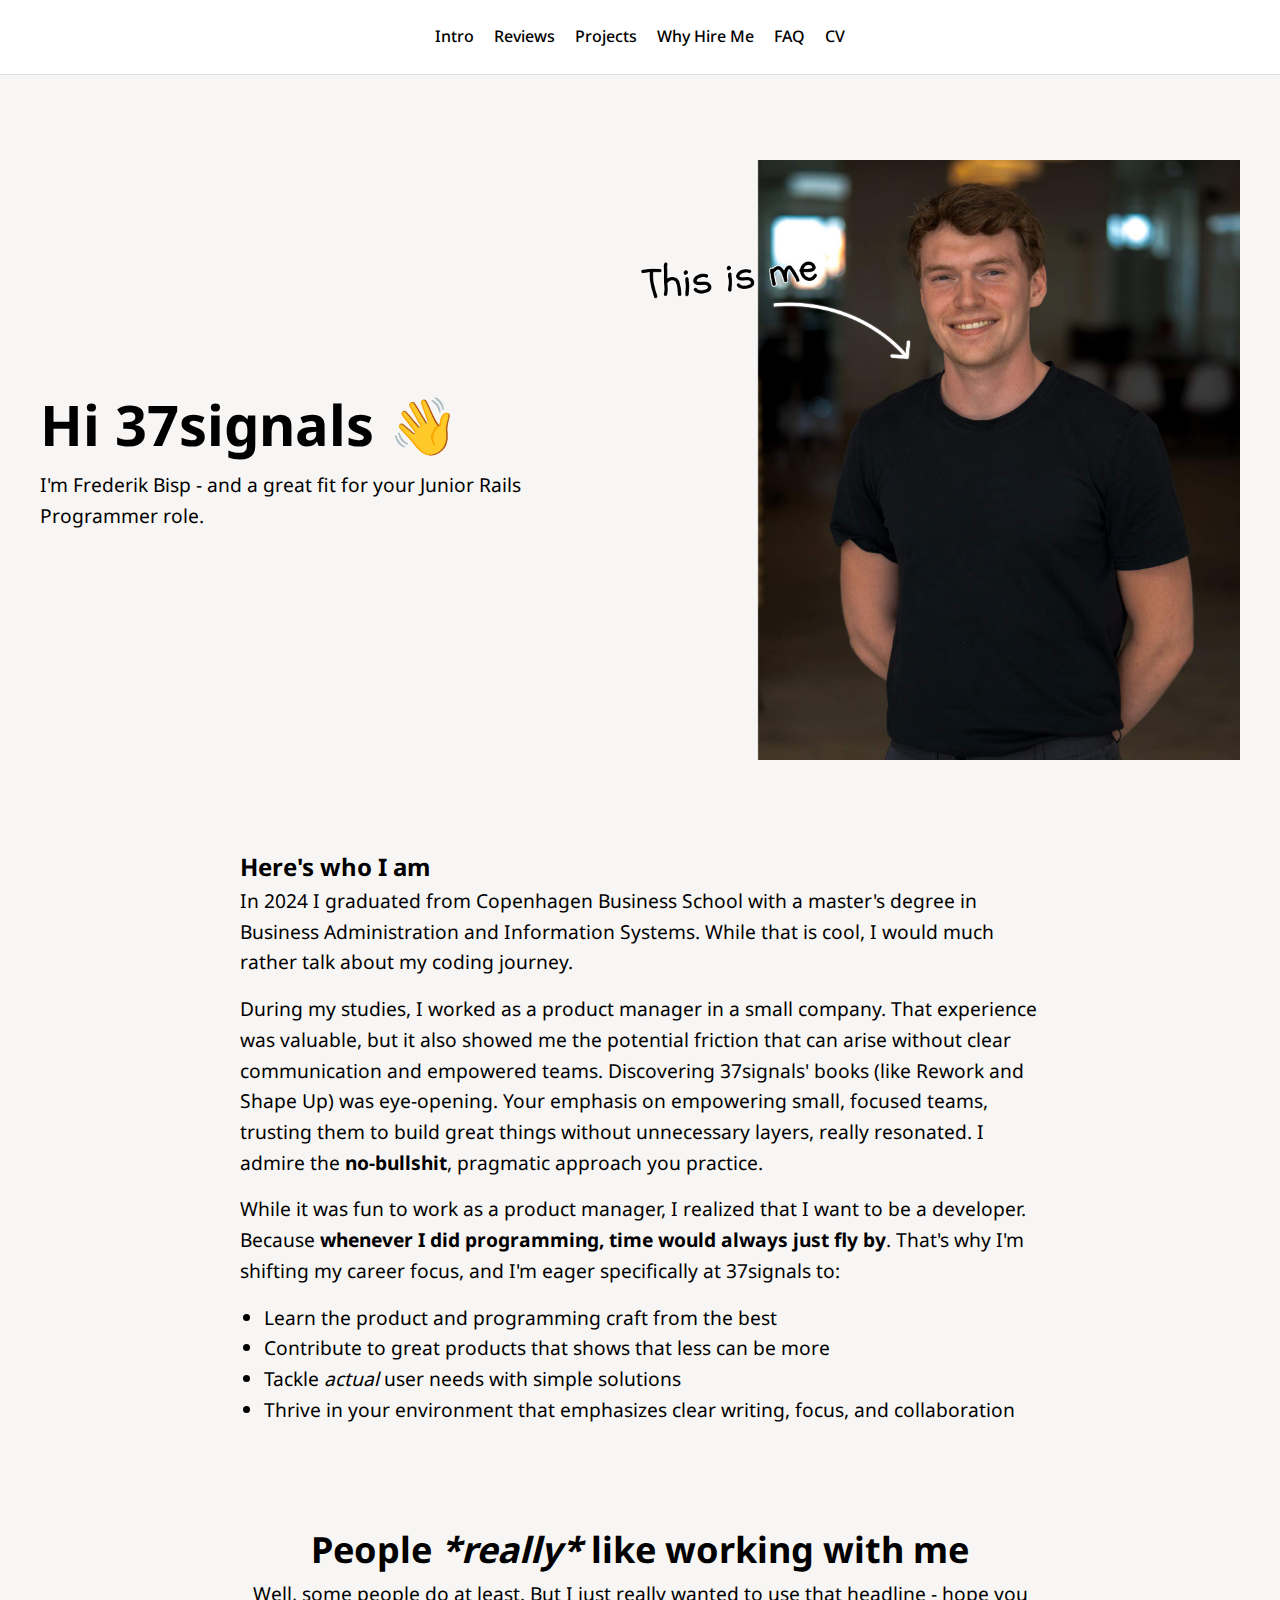
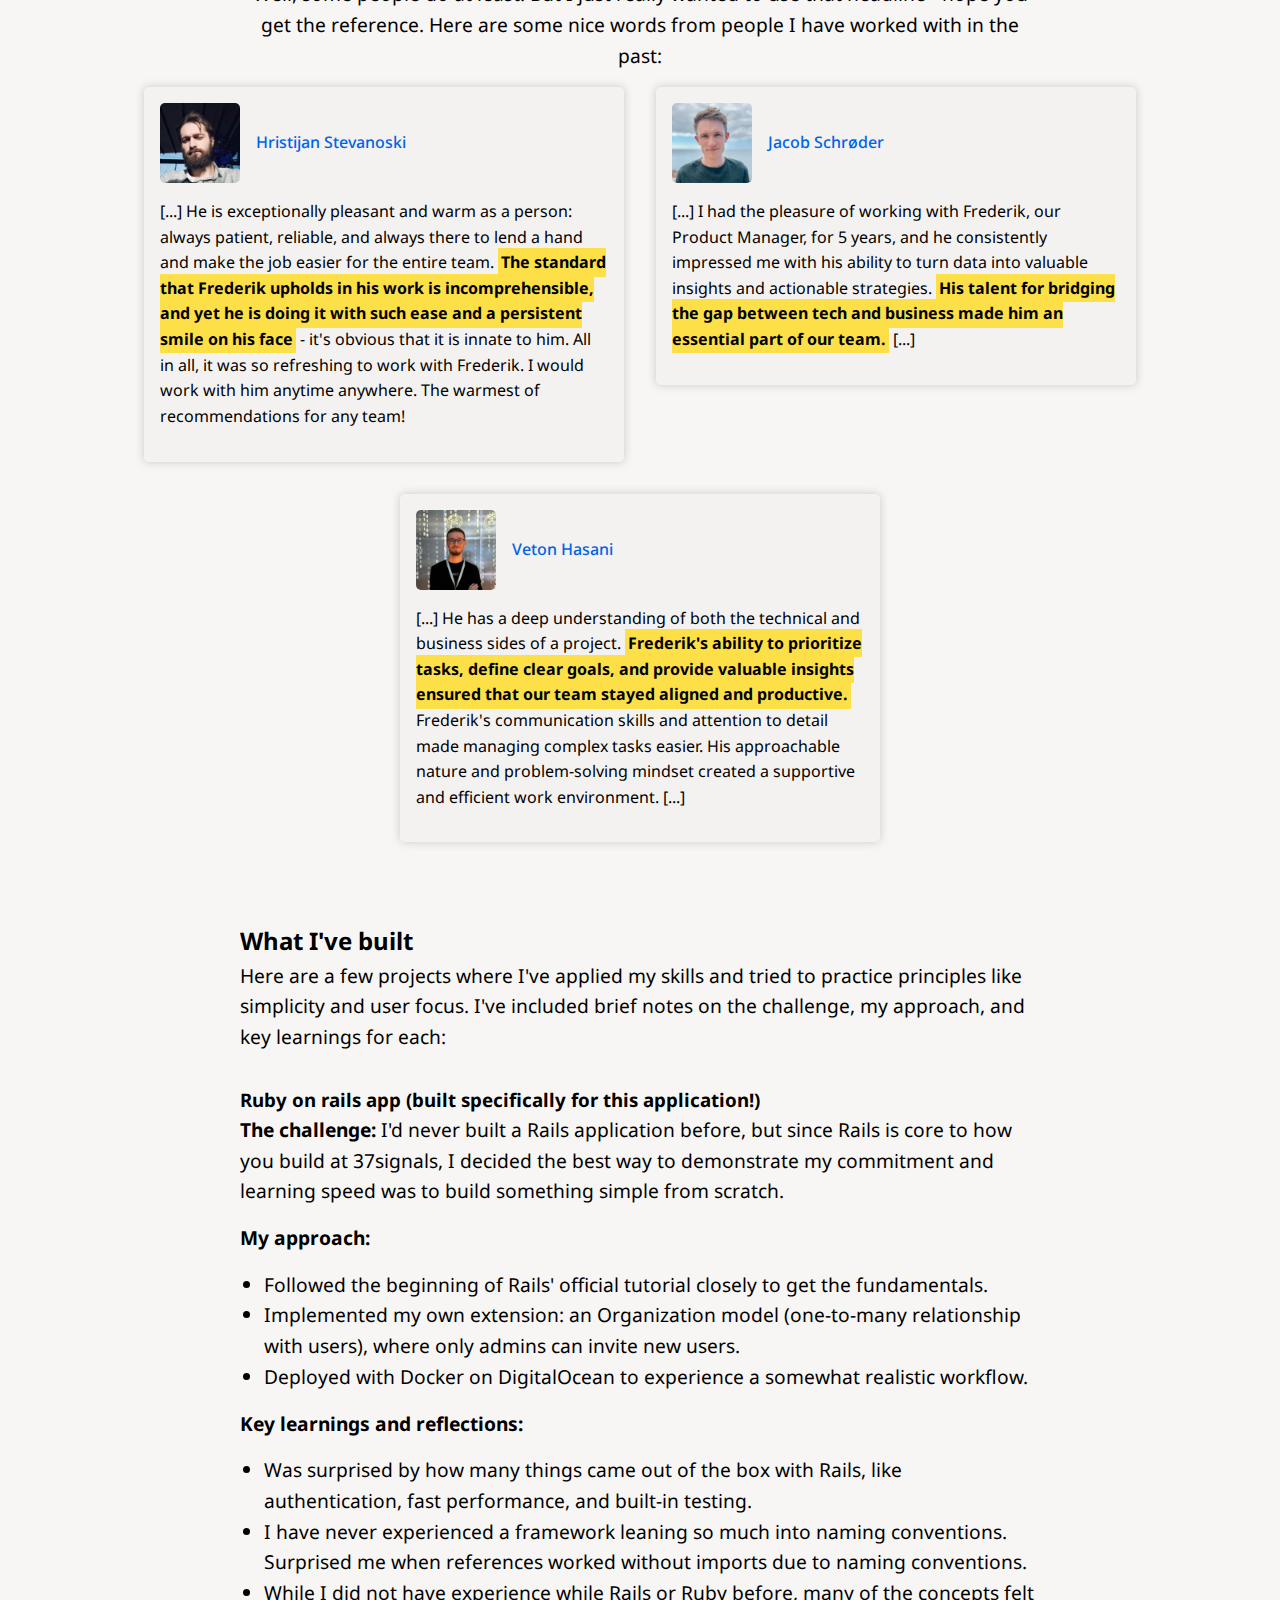
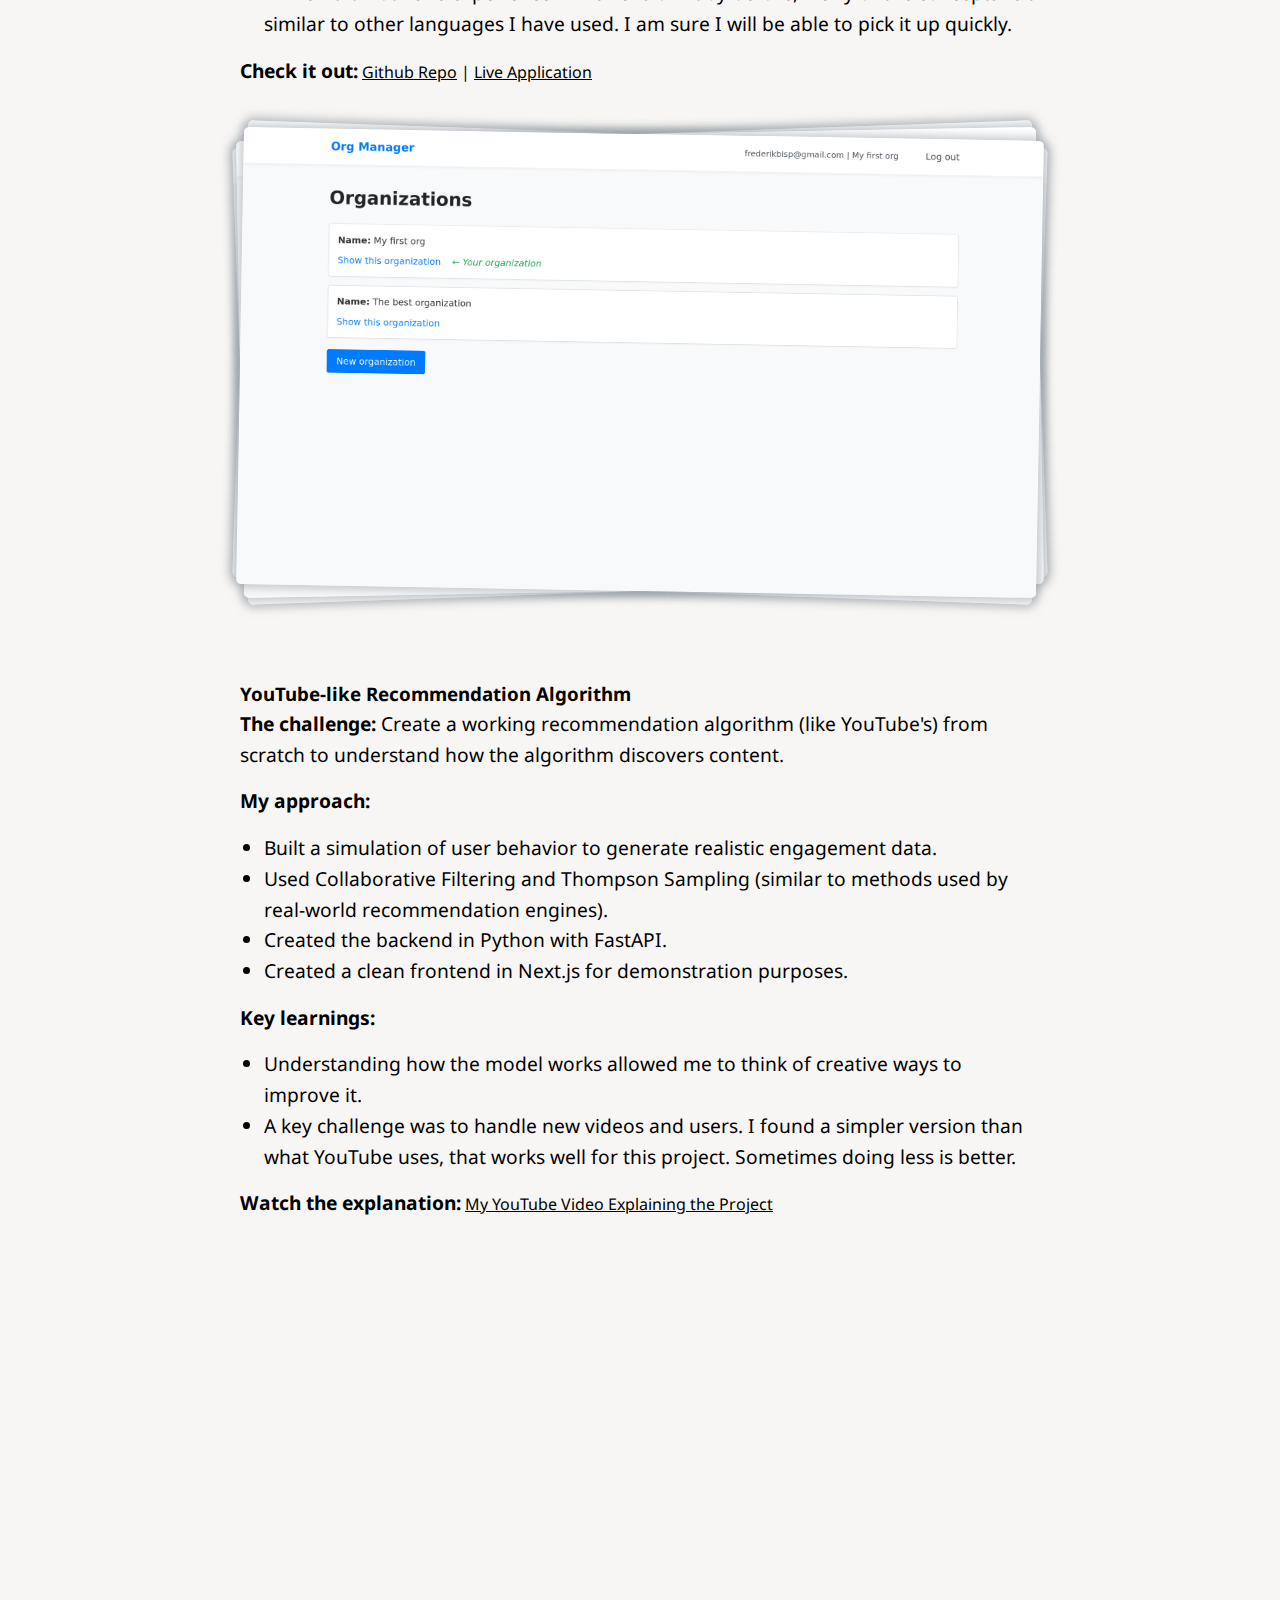
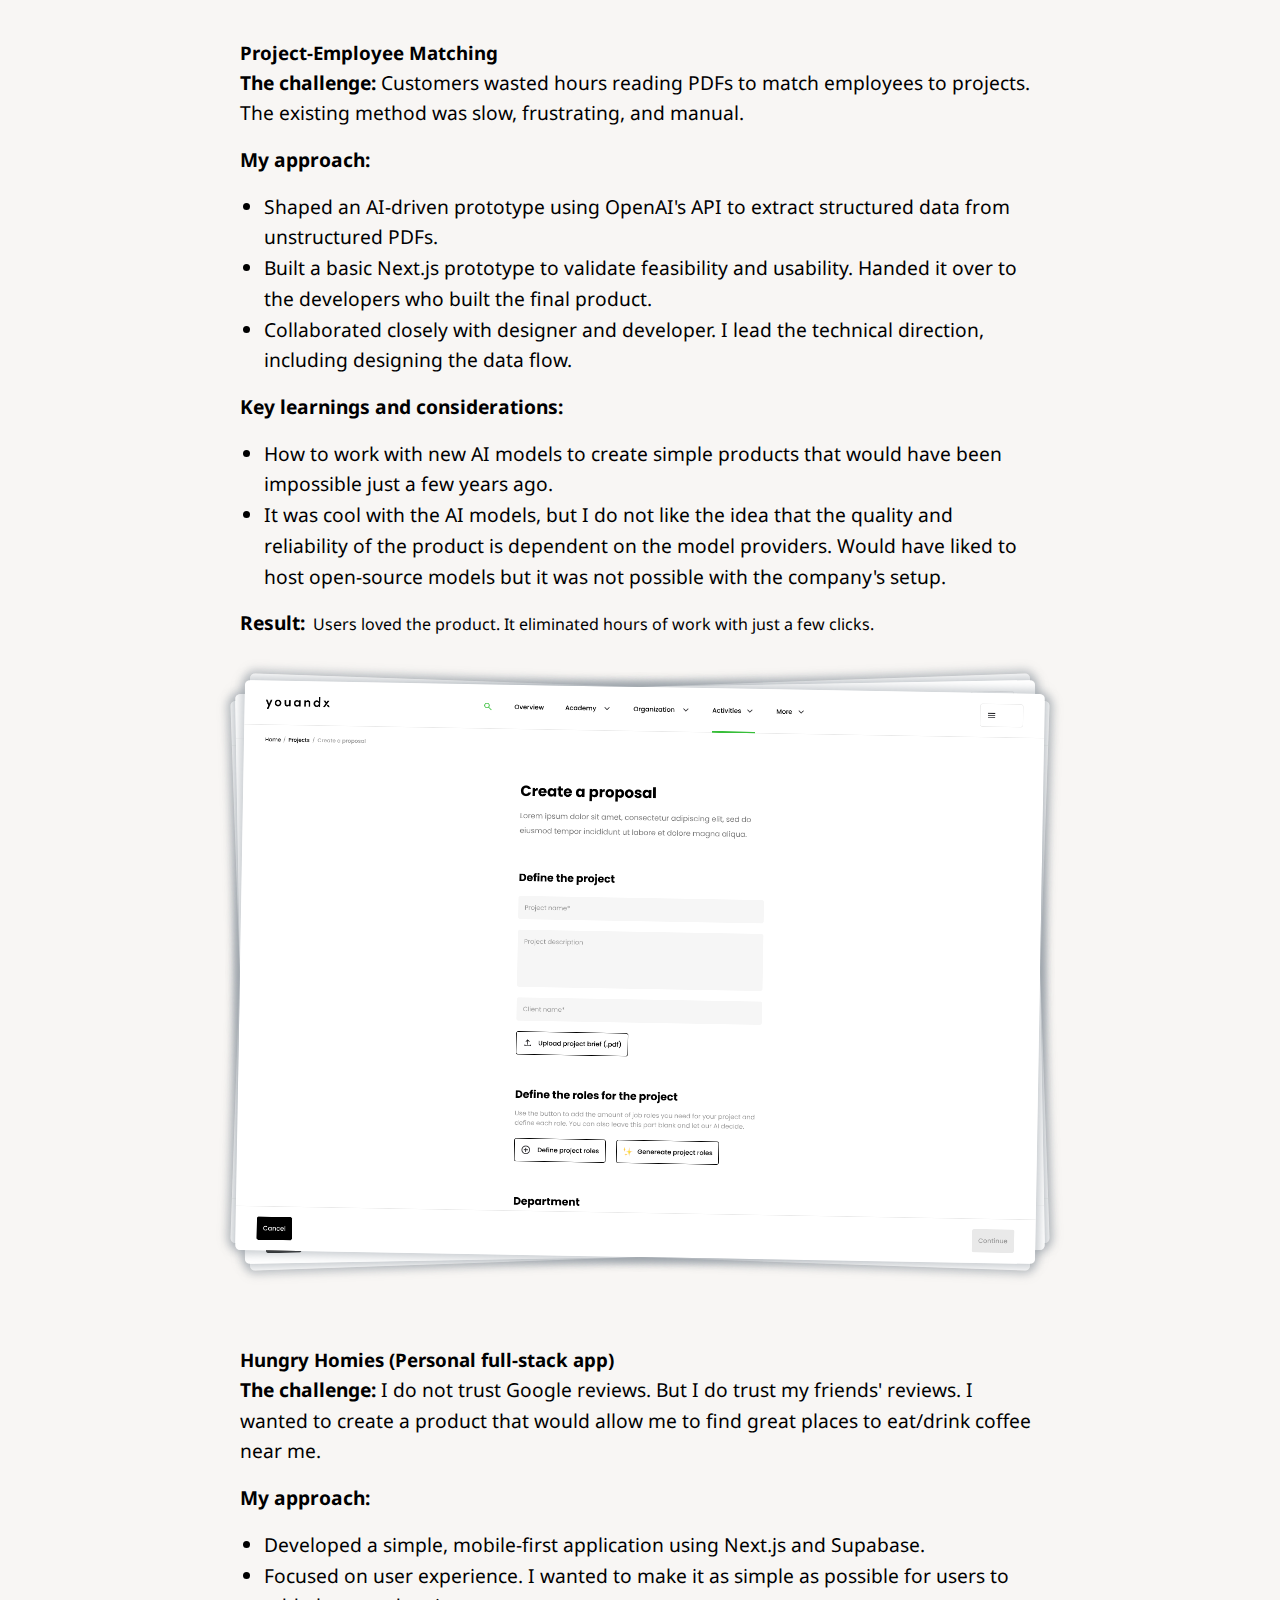
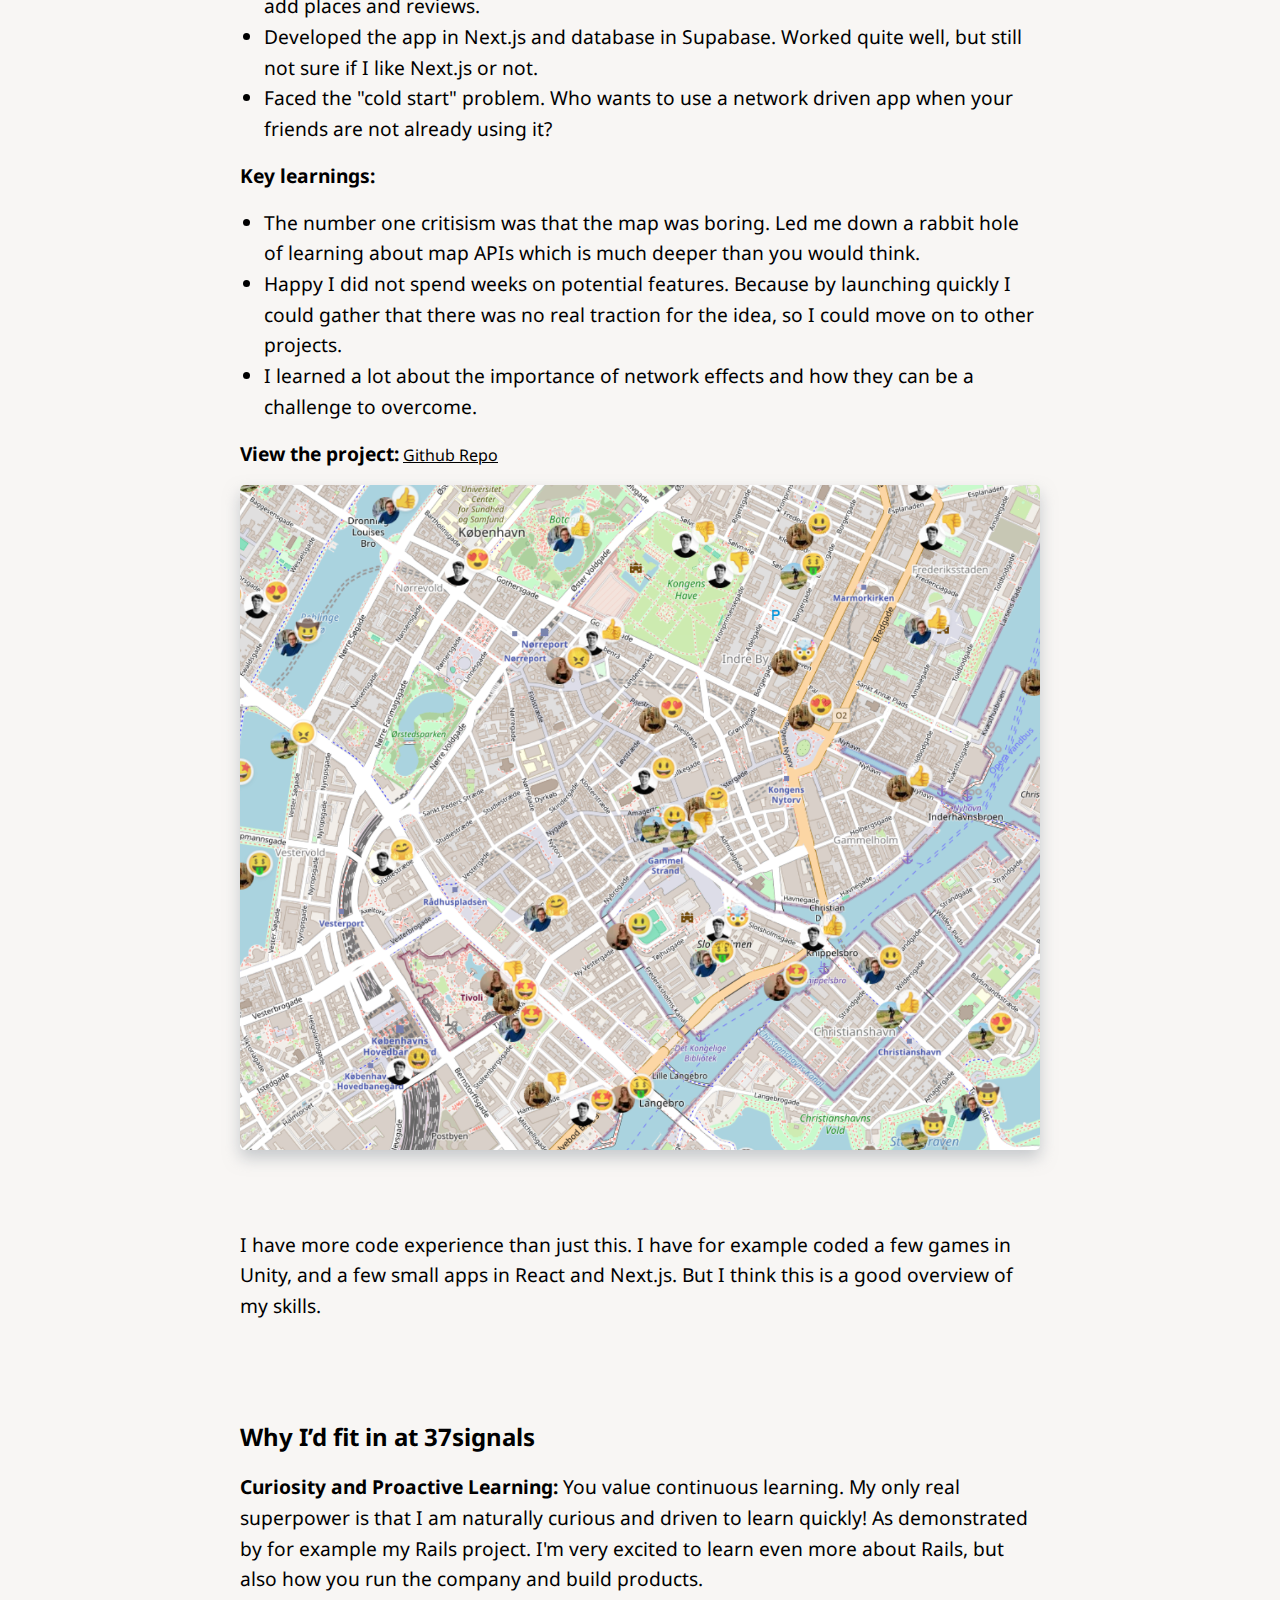
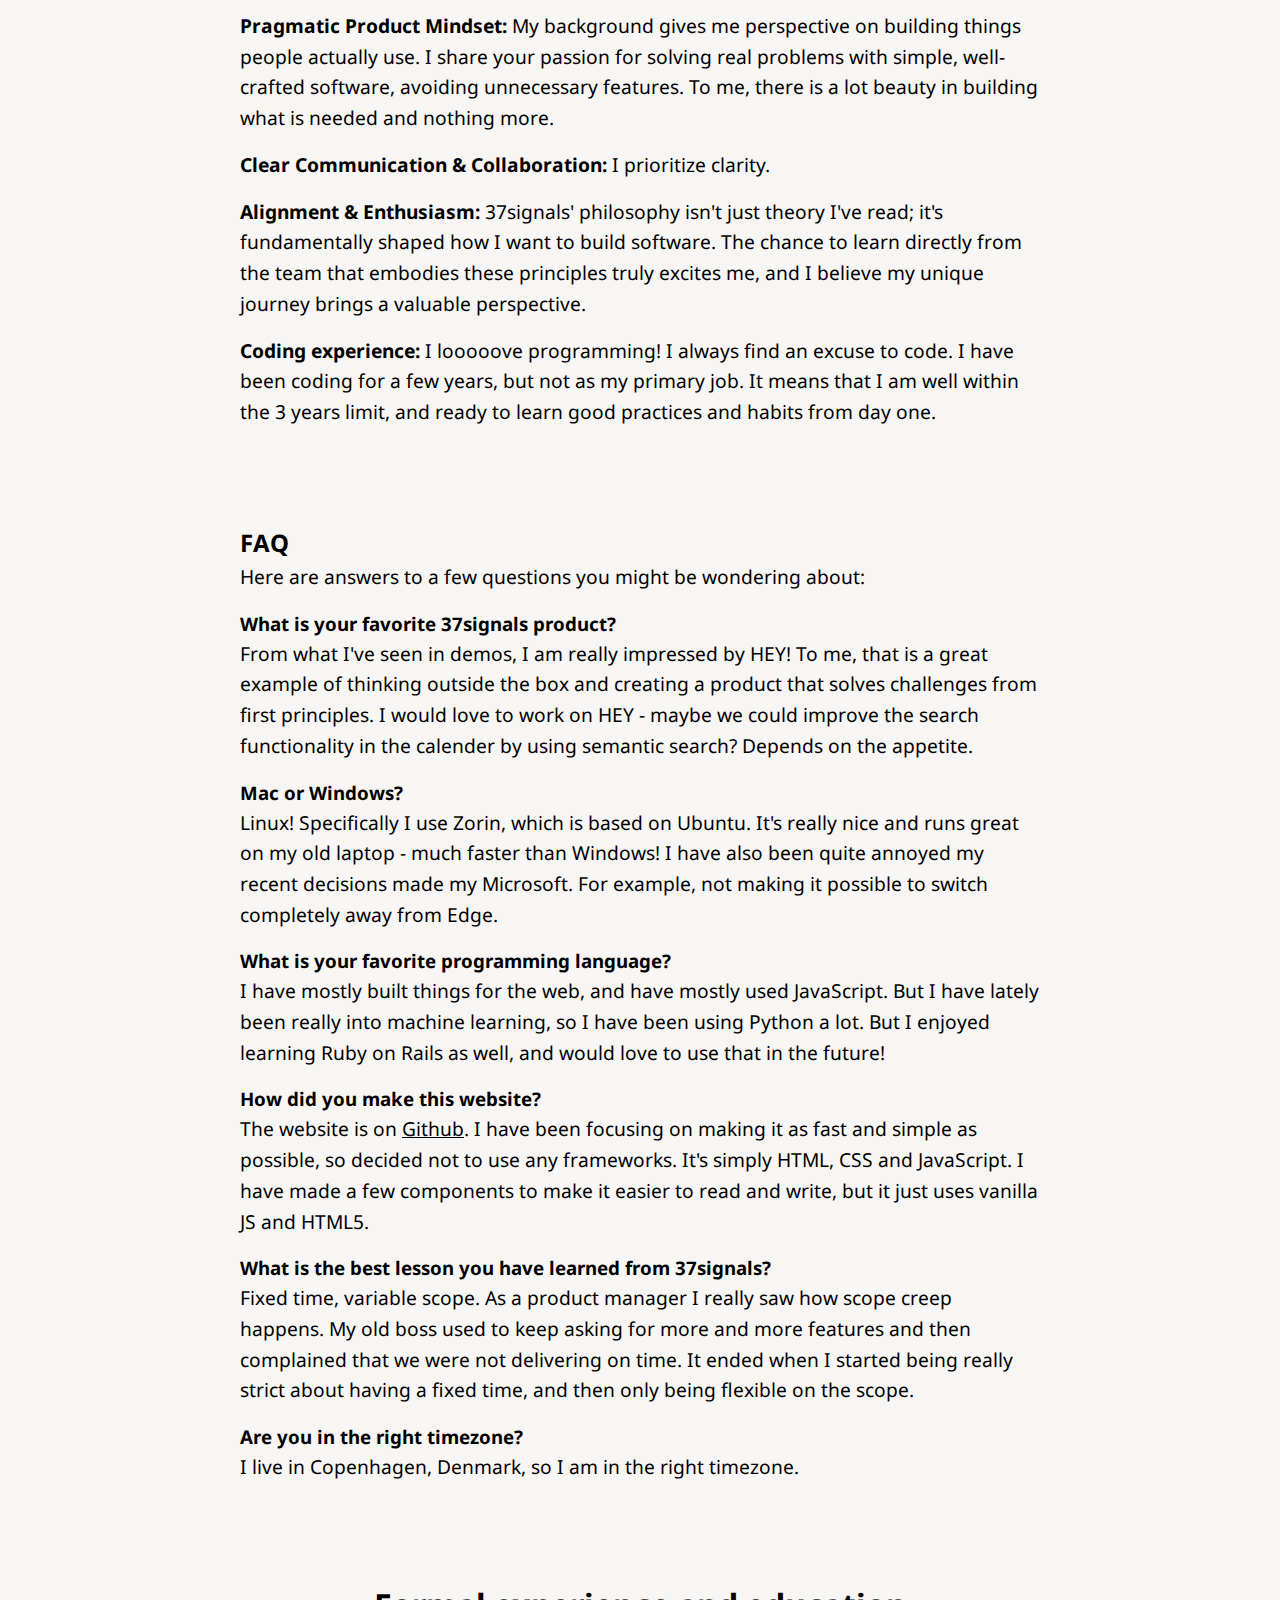
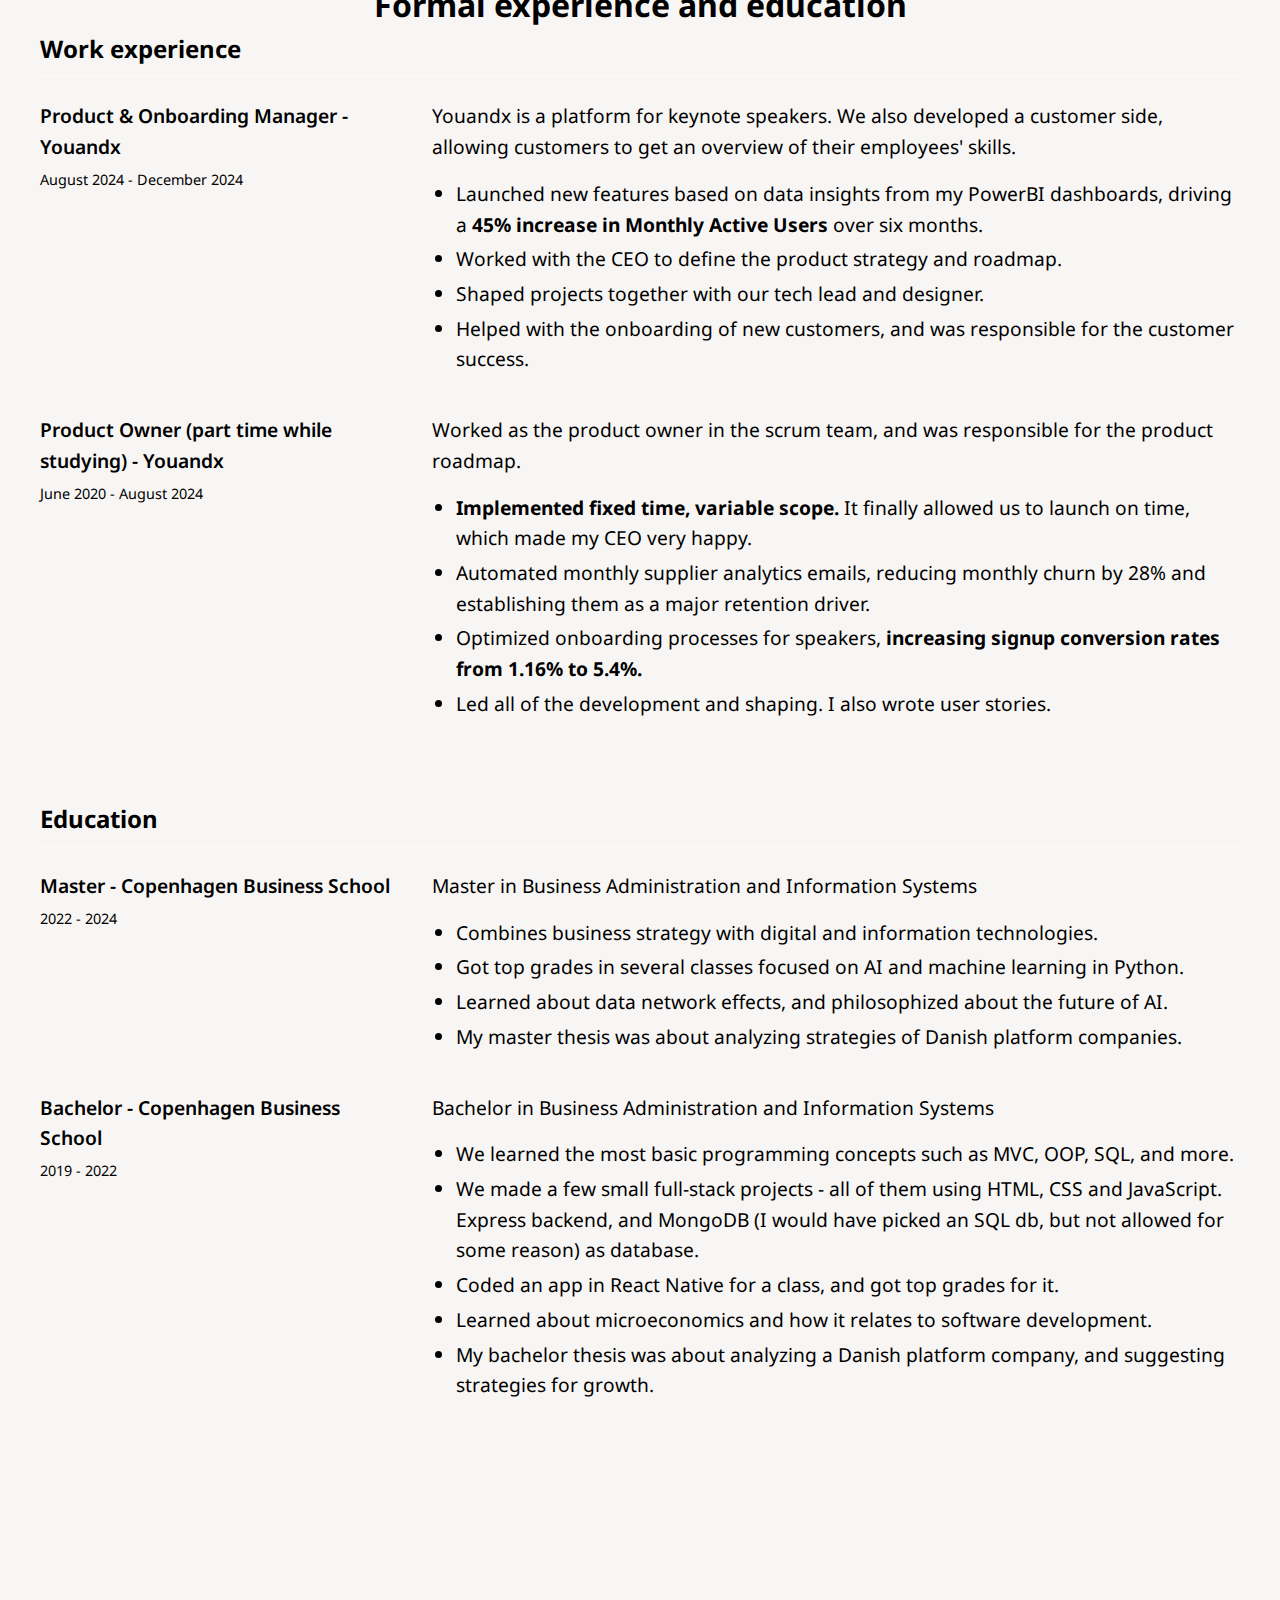
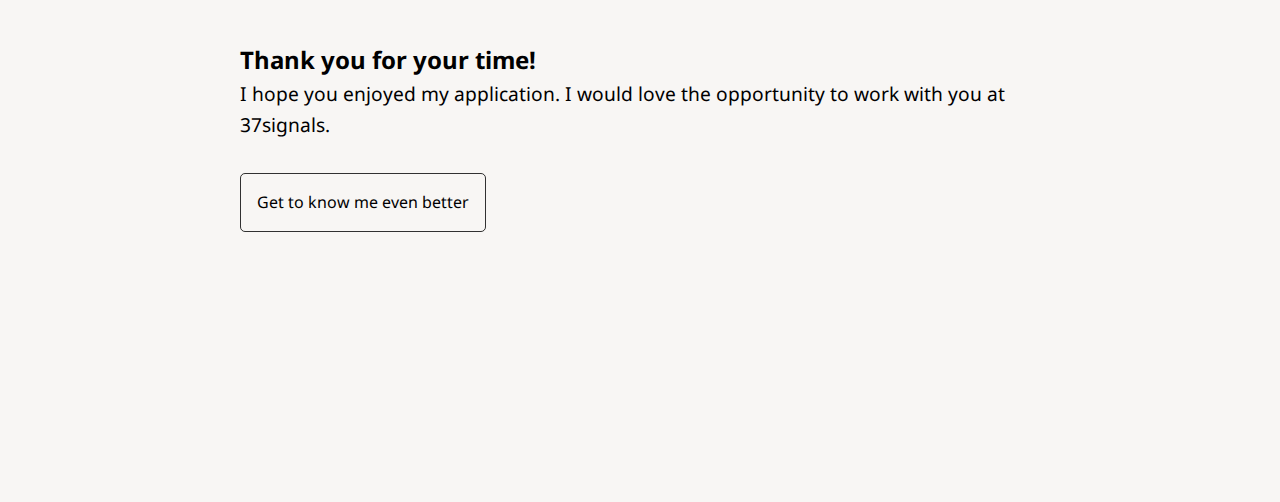
<file: index.html>
<!DOCTYPE html>
<!-- Simple code that just works! --> 
<html lang="en">

    <head>
        <meta charset="UTF-8">
        <meta name="viewport" content="width=device-width, initial-scale=1.0">
        <title>Frederik Bisp – 37signals Junior Rails Programmer Application</title>
        <link rel="stylesheet" href="./styles/main.css">
        <script type="module" src="./components/components.js"></script>
        <script src="./scripts/main.js"></script>
    </head>

    <body class="alternative">
        <nav-bar></nav-bar>

        <div class="main">
            <div class="hero">
                <div class="hero-content">
                    <h1>Hi 37signals <span class="wave">👋</span></h1>
                    <p>I'm Frederik Bisp - and a great fit for your Junior Rails Programmer role.</p>
                </div>
                <div class="hero-image">
                    <img src="img/hero-with-text-black.png" alt="Picture of me">
                </div>
            </div>

            <div class="introduction" id="introduction">
                <h2>Here's who I am</h2>
                <p>
                    In 2024 I graduated from Copenhagen Business School with a master's degree in Business Administration and Information Systems. 
                    While that is cool, I would much rather talk about my coding journey.
                </p>
                <p>
                    During my studies, I worked as a product manager in a small company. That experience was valuable, but it also showed me the potential 
                    friction that can arise without clear communication and empowered teams.
                    Discovering 37signals' books (like Rework and Shape Up) was eye-opening. Your emphasis on empowering small, 
                    focused teams, trusting them to build great things without unnecessary layers, really resonated. 
                    I admire the <b>no-bullshit</b>, pragmatic approach you practice.
                </p>
                <p>
                    While it was fun to work as a product manager, I realized that I want to be a developer. Because <b>whenever I did programming, 
                    time would always just fly by</b>. That's why I'm shifting my career focus, and I'm eager specifically at 37signals to:
                </p>
                <ul>
                    <li>Learn the product and programming craft from the best</li>
                    <li>Contribute to great products that shows that less can be more</li>
                    <li>Tackle <i>actual</i> user needs with simple solutions</li>
                    <li>Thrive in your environment that emphasizes clear writing, focus, and collaboration</li>
                </ul>
            </div>

            <div class="reviews" id="reviews">
                <div class="reviews-top-content">
                    <h2>People <span class="really">*really*</span> like working with me</h2>
                    <p>
                        Well, some people do at least. But I just really wanted to use that headline - hope you get the reference. Here are some nice words from people I have worked with in the past:
                    </p>
                </div>
                <reviews-section></reviews-section>
            </div>

            <div class="projects" id="projects">
                <h2>What I've built</h2>
                <p class="projects-intro">
                    Here are a few projects where I've applied my skills and tried to practice principles like simplicity and user focus. 
                    I've included brief notes on the challenge, my approach, and key learnings for each:
                </p>
                <projects-section></projects-section>
                <p>
                    I have more code experience than just this. I have for example coded a few games in Unity, and a few small apps in React and Next.js. 
                    But I think this is a good overview of my skills.
                </p>
            </div>

            <div class="why-hire-me" id="why-hire-me">
                <h2>Why I’d fit in at 37signals</h2>
                <div class="why-hire-me-content">
                    <p>
                        <strong>Curiosity and Proactive Learning:</strong> 
                        You value continuous learning. My only real superpower is that I am naturally curious and driven to learn quickly! As demonstrated by for example my Rails project.
                        I'm very excited to learn even more about Rails, but also how you run the company and build products.
                    </p>
                    <p>
                        <strong>Pragmatic Product Mindset:</strong> 
                        My background gives me perspective on building things people actually use. 
                        I share your passion for solving real problems with simple, well-crafted software, 
                        avoiding unnecessary features. To me, there is a lot beauty in building what is needed and nothing more.
                    </p>
                    <p>
                        <strong>Clear Communication & Collaboration:</strong> 
                        I prioritize clarity.
                    </p>
                    <p>
                        <strong>Alignment & Enthusiasm:</strong> 
                        37signals' philosophy isn't just theory I've read; it's fundamentally shaped how I want to build software. 
                        The chance to learn directly from the team that embodies these principles truly excites me, and I believe my 
                        unique journey brings a valuable perspective.
                    </p>
                    <p>
                        <strong>Coding experience:</strong> 
                        I looooove programming! I always find an excuse to code. I have been coding for a few years, but not as my primary job. It means that I am well within the 3 years limit, and 
                        ready to learn good practices and habits from day one.
                    </p>
                </div>
                
                
            </div>

            <div class="faq" id="faq">
                <h2>FAQ</h2>
                <p>
                    Here are answers to a few questions you might be wondering about:
                </p>
                <faq-section></faq-section>
            </div>

            <div class="cv" id="cv">
                <h2>Formal experience and education</h2>
                <cv-section></cv-section>
            </div>

            <div class="footer" id="footer">
                <h2>Thank you for your time!</h2>
                <p>
                    I hope you enjoyed my application. I would love the opportunity to work with you at 37signals.
                </p>
                <a class="button" href="mailto:frederikbisp@gmail.com?subject=37signals%20Junior%20Rails%20Programmer%20Application&body=Hi Frederik, We are interested in your application for the Junior Rails Programmer role at 37signals. We have enjoyed reading your application and think I'd be a great fit for the role. I'd love to chat about it sometime. Best regards, [Your Name]">Get to know me even better</a>
            </div>
            
        </div>
            

    </body>
</html>
</file>
<file: styles/main.css>
@font-face {
    font-family: 'Libre Baskerville';
    src: url('../fonts/libre-baskerville/LibreBaskerville-Regular.ttf') format('truetype');
    font-weight: 400;
    font-style: normal;
}

@font-face {
    font-family: 'Libre Baskerville Bold';
    src: url('../fonts/libre-baskerville/LibreBaskerville-Bold.ttf') format('truetype');
    font-weight: 700;
    font-style: normal;
}

@font-face {
    font-family: 'Noto';
    src: url('../fonts/noto/NotoSans-VariableFont_wdth,wght.ttf') format('truetype');
}


:root {
    --border-radius-default: 5px;
}

* {
    margin: 0;
    padding: 0;
    box-sizing: border-box;
}

body {
    font-family: 'Libre Baskerville', serif;
    line-height: 1.6;
    background: rgb(0, 100, 230);
    color: white;
    padding: 0 1rem;
    width: 100%;
    max-width: 100vw;
    overflow-x: hidden;
    box-sizing: border-box;
    margin-bottom: 30vh;
}

p {
    font-weight: 400;
    font-size: 1.2rem;
    padding-bottom: 1rem;
    display: inline-block;
    color: rgba(255, 255, 255, 0.8);
}

ul {
    padding-left: 1.5rem;
    color: rgba(255, 255, 255, 0.8);
    font-size: 1.2rem;
    margin-bottom: 1rem;
}

a {
    color: inherit;
}

.button {
    background: transparent;
    color: rgba(0, 0, 0, 0.8);
    padding: 1rem;
    border-radius: var(--border-radius-default);
    border: 1px solid rgba(0, 0, 0, 0.8);
    cursor: pointer;
    text-decoration: none;
    margin-top: 1rem;
    display: inline-block;
}
.button:hover {
    background: rgba(0, 0, 0, 0.8);
    color: white;
}

nav {
    display: flex;
    justify-content: center;
    gap: 20px;
    padding: 1.5rem 1rem;
    border-bottom: 1px solid #e1e1e1;
    margin-bottom: 30px;
    flex-wrap: wrap;
    position: fixed;
    top: 0;
    left: 0;
    right: 0;
    z-index: 1000;
    width: 100vw;
    background: rgb(255, 255, 255);
}

nav a {
    text-decoration: none;
    font-weight: 500;
    color: white;
    transition: color 0.3s ease;
}

nav a:hover {
    color: #0079FF;
}

.main {
    display: flex;
    justify-content: center;
    align-items: center;
    flex-direction: column;
    margin-top: 5rem;
}

.hero, .introduction, .reviews, .projects, .faq, .video-section, .why-hire-me, .cv, .footer {
    width: min(100%, 75rem);
    padding-top: 5rem;
}

.hero {
    color: white;
    display: flex;
    justify-content: space-between;
    align-items: center;
    flex-direction: row;
}

.hero-content, .hero-image {
    width: 50%;
}

.hero-content {
    font-size: 1.75rem;
}
.hero-content p {
    display: block;
}

.hero-image img {
    width: 100%;
    aspect-ratio: 1/1;
    object-fit: cover;
    object-position: top;
}
.wave {
    display: inline-block;
    transition-duration: 0.25s;
    cursor: default;
}
.wave:hover {
    animation: wave 1s infinite ease-in-out;
}

.no-bullshit {
    font-weight: 700;
}

.video-section video {
    width: 100%;
    height: 100%;
    object-fit: cover;
    padding-bottom: 5rem;
}

.reviews {
    display: flex;
    flex-direction: column;
    align-items: center;
    justify-content: center;
}

.reviews-top-content {
    text-align: center;
    font-size: 1.5rem;
    width: min(100%, 50rem);
}

.really {
    font-style: italic;
}

.reviews-container {
    display: flex;
    flex-direction: row;
    align-items: flex-start;
    justify-content: center;
    gap: 2rem;
    flex-wrap: wrap;
}
.review {
    width: min(100%, 30rem);
    height: auto;
    background: rgb(255, 255, 255);
    box-shadow: rgba(149, 157, 165, 0.5) 0px 0px 8px 0px;
    border-radius: var(--border-radius-default);
    padding: 1rem;
}
.review-top {
    height: 5rem;
    display: flex;
    align-items: center;
    justify-content: flex-start;
    gap: 1rem;
    margin-bottom: 1rem;
}
.review-top a {
    text-decoration: none;
    color: rgb(0, 100, 230);
    font-weight: 500;
}
.review img {
    height: 100%;
    object-fit: cover;
    border-radius: var(--border-radius-default);
}

.review-text {
    font-size: 1rem;
    font-weight: 400;
    color: rgba(0, 0, 0, 0.8);
}
.review-highlight {
    font-weight: 700;
    background: rgb(253, 224, 71);
    padding: 0.2rem;
}

.projects-intro {
    margin-bottom: 1rem;
}

.projects a {
    text-decoration: underline;
}

.project {
    margin-bottom: 5rem;
}
.project iframe {
    max-width: 100%;
}

.project-image-full {
    width: 100%;
    display: block;
    box-shadow: rgba(149, 157, 165, 0.5) 0px 8px 16px;
    border-radius: var(--border-radius-default);
}

.project-image-carousel {
    display: inline-block;
    width: 100%;
    height: auto;
    position: relative;
    padding-top: 2rem;
}
.project-image-carousel-dummy {
    width: 100%;
    height: auto;
    opacity: 0;
}

.project-image {
    width: 100%;
    height: auto;
    box-shadow: rgba(149, 157, 165, 0.5) 0px 0px 8px 4px;
    border-radius: var(--border-radius-default);
    transition: transform 0.25s cubic-bezier(0.4, 0.0, 0.2, 1),
                opacity 0.25s cubic-bezier(0.4, 0.0, 0.2, 1);
    cursor: pointer;
    object-fit: cover;
    position: absolute;
    transform-origin: center center;
    opacity: 1;
}

.project-image:nth-child(1) {
    transform: rotate(1deg) translateY(0);
    z-index: 4;
}

.project-image:nth-child(2) {
    transform: rotate(-1deg) translateY(0);
    z-index: 3;
}

.project-image:nth-child(3) {
    transform: rotate(-2deg) translateY(0);
    z-index: 2;
}

.project-image:nth-child(4) {
    transform: rotate(2deg) translateY(0);
    z-index: 1;
}

.project-image.active {
    z-index: 10;
}

.project-image-carousel:hover .project-image:nth-child(1) {
    transform: rotate(2deg);
}
.project-image-carousel:hover .project-image:nth-child(2) {
    transform: rotate(-2deg);
}
.project-image-carousel:hover .project-image:nth-child(3) {
    transform: rotate(-4deg);
}
.project-image-carousel:hover .project-image:nth-child(4) {
    transform: rotate(4deg);
}


.project-image.prev {
    transform: translateX(110%) translateY(10%) rotate(10deg) !important;
    opacity: 0.5;
    z-index: 10;
}

.project-link {
    margin-right: 0.25rem;
}

.why-hire-me {
    display: flex;
    flex-direction: row;
    gap: 1rem;
    flex-wrap: wrap;
}

.why-hire-me h2 {
    width: 100%;
}

.why-hire-me-content {
    width: calc(70% - 1rem);
    flex-grow: 1;
}
.why-hire-me-image {
    width: 30%;
}
.why-hire-me-image img {
    width: 100%;
    max-height: 100%;
    object-fit: cover;
    border-radius: var(--border-radius-default);
}


/* Alternative design */
.alternative {
    background: rgb(248, 246, 244);
    color: black;
    font-family: Noto,Inter,sans-serif;
}
.alternative * {
    color: black;
}

.alternative .main {
    background: transparent;
}

.alternative .hero-content {
    color: black;
}

.alternative .introduction, 
.alternative .projects, 
.alternative .faq, 
.alternative .video-section, 
.alternative .why-hire-me, 
.alternative .footer{
    width: min(100%, 50rem);
}

.alternative .video-section video {
    padding-bottom: 5rem;
}

.alternative .review {
    background: rgba(229, 229, 229, 0.2);
}

/* CV Component Styles */
.cv {
    width: min(100%, 75rem);
    margin-bottom: 5rem;
}
.cv-section {
    margin-bottom: 2.5rem; 
    width: 100%; 
    display: flex;
    flex-direction: column;
    align-items: flex-start;
    justify-content: flex-start;
}
.cv h2{
    text-align: center;
    width: 100%;
    font-size: 2rem;
}

.cv-section h3 {
    margin-bottom: 1.5rem; 
    border-bottom: 1px solid rgba(255, 255, 255, 0.5); 
    padding-bottom: 0.5rem; 
    width: 100%; 
    font-size: 1.5rem;
}

.item-detail {
    margin-bottom: 1.5rem; 
    width: 100%;
    display: flex;
    flex-direction: row;
    align-items: flex-start;
    justify-content: flex-start;
    gap: 2rem;
}
.left-container {
    width: 30%;
}
.right-container {
    width: calc(70% - 2rem);
}

.item-detail h4 {
    margin-bottom: 0.25rem;
    font-size: 1.2rem;
    font-weight: 600;
}

.item-detail p {
    margin-bottom: 0.5rem; 
    padding-bottom: 0; 
}

.item-detail .dates {
    margin-bottom: 0.5rem;
    font-size: 0.9rem;
}

.item-detail ul {
    margin-top: 0.5rem; 
    padding-left: 1.5rem; 
}

.item-detail ul li {
    margin-bottom: 0.25rem; 
}


/* Mobile design */
@media (max-width: 768px) {
    .hero {
        flex-direction: column;
    }
    .hero-content, .hero-image {
        width: 100%;
    }
    .project-image-carousel {
        width: 100%;
        display: inline-block;
    }
    .project-image-carousel .project-image {
        width: 100%;
        scale: 1;
        opacity: 1;
        cursor: default;
    }
    .cv-section .left-container, .cv-section .right-container {
        width: 100%;
    }
    .cv-section .item-detail {
        flex-direction: column;
    }
}


/* Animation */
@keyframes wave {
    0% { transform: rotate(0deg); }
    50% { transform: rotate(20deg); }
    100% { transform: rotate(0deg); }
}
</file>
